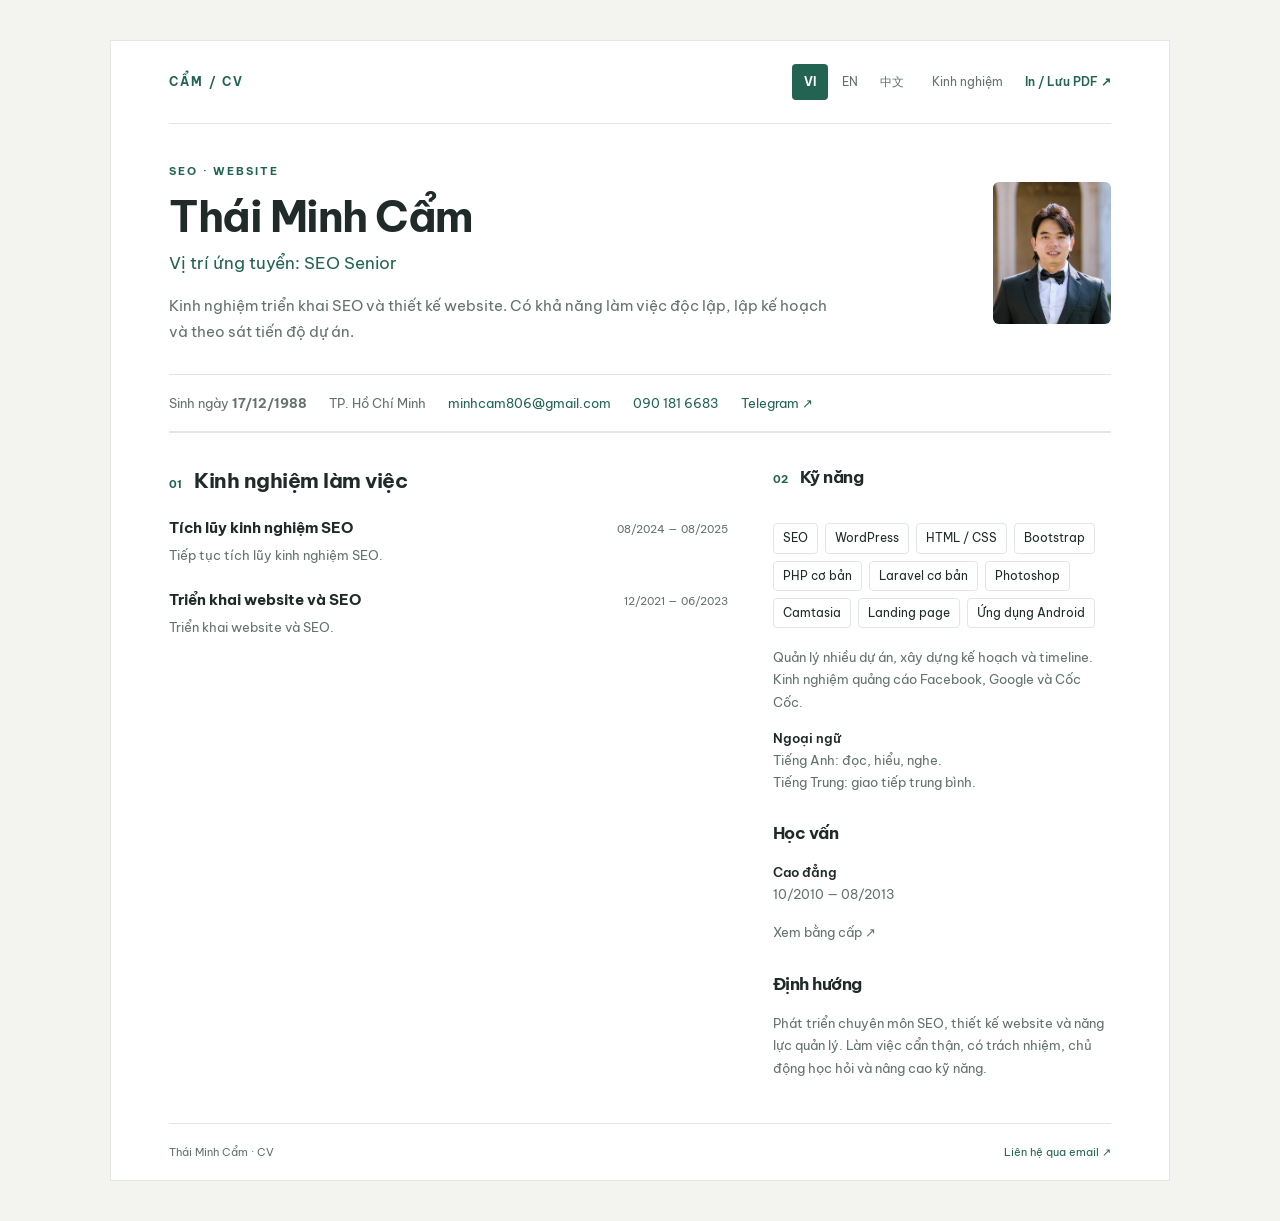
<file: index.html>
<!doctype html>
<html lang="vi">
  <head>
    <meta charset="utf-8" />
    <meta name="viewport" content="width=device-width, initial-scale=1" />
    <meta
      name="description"
      content="CV Thái Minh Cẩm — SEO và thiết kế website. Kinh nghiệm và thông tin liên hệ."
    />
    <meta name="theme-color" content="#226451" />
    <title>Thái Minh Cẩm — CV</title>
    <link rel="alternate" hreflang="vi" href="index.html" />
    <link rel="alternate" hreflang="en" href="en.html" />
    <link rel="alternate" hreflang="zh-CN" href="zh.html" />
    <link rel="preconnect" href="https://fonts.googleapis.com" />
    <link rel="preconnect" href="https://fonts.gstatic.com" crossorigin />
    <link
      href="https://fonts.googleapis.com/css2?family=Be+Vietnam+Pro:ital,wght@0,100;0,200;0,300;0,400;0,500;0,600;0,700;0,800;0,900;1,100;1,200;1,300;1,400;1,500;1,600;1,700;1,800;1,900&amp;display=swap"
      rel="stylesheet"
    />
    <link rel="stylesheet" href="styles.css" />
  </head>
  <body>
    <main class="sheet">
      <header>
        <div class="topbar">
          <a class="brand" href="#">CẨM / CV</a>
          <nav class="language-switcher" aria-label="Chọn ngôn ngữ">
            <a href="index.html" lang="vi" hreflang="vi" aria-current="page"
              >VI</a
            >
            <a href="en.html" lang="en" hreflang="en">EN</a>
            <a href="zh.html" lang="zh-CN" hreflang="zh-CN">中文</a>
          </nav>
          <nav aria-label="Điều hướng CV">
            <a href="#kinh-nghiem">Kinh nghiệm</a>
            <button class="print" type="button" onclick="window.print()">
              In / Lưu PDF ↗
            </button>
          </nav>
        </div>
        <div class="hero">
          <div>
            <p class="eyebrow">SEO · Website</p>
            <h1>Thái Minh Cẩm</h1>
            <p class="role">Vị trí ứng tuyển: SEO Senior</p>
            <p class="intro">
              Kinh nghiệm triển khai SEO và thiết kế website. Có khả năng làm việc độc lập, lập kế hoạch và theo sát tiến độ dự án.
            </p>
          </div>
          <img
            class="portrait"
            src="images/photo_2024-06-10_02-25-06.jpg"
            alt="Ảnh chân dung Thái Minh Cẩm"
            width="118"
            height="142"
          />
        </div>
        <div class="contacts" aria-label="Thông tin cá nhân và liên hệ">
          <span>Sinh ngày <strong>17/12/1988</strong></span>
          <span>TP. Hồ Chí Minh</span>
          <a href="mailto:minhcam806@gmail.com">minhcam806@gmail.com</a>
          <a href="tel:+84901816683">090 181 6683</a>
          <a
            href="https://t.me/caamrdev"
            target="_blank"
            rel="noopener noreferrer"
            >Telegram ↗</a
          >
        </div>
      </header>
      <div class="lower">
        <section id="kinh-nghiem" aria-labelledby="experience-title">
          <div class="section-head">
            <span class="number">01</span>
            <h2 id="experience-title">Kinh nghiệm làm việc</h2>
          </div>
          <article class="job">
            <div class="job-head">
              <h3>Tích lũy kinh nghiệm SEO</h3>
              <span class="date">08/2024 — 08/2025</span>
            </div>
            <p>Tiếp tục tích lũy kinh nghiệm SEO.</p>
          </article>
          <article class="job">
            <div class="job-head">
              <h3>Triển khai website và SEO</h3>
              <span class="date">12/2021 — 06/2023</span>
            </div>
            <p>Triển khai website và SEO.</p>
          </article>
        </section>
        <section aria-label="Kỹ năng và học vấn">
          <div class="aside-section">
            <div class="section-head">
              <span class="number">02</span>
              <h2>Kỹ năng</h2>
            </div>
            <ul class="skills">
              <li>SEO</li>
              <li>WordPress</li>
              <li>HTML / CSS</li>
              <li>Bootstrap</li>
              <li>PHP cơ bản</li>
              <li>Laravel cơ bản</li>
              <li>Photoshop</li>
              <li>Camtasia</li>
              <li>Landing page</li>
              <li>Ứng dụng Android</li>
            </ul>
            <p class="detail">
              Quản lý nhiều dự án, xây dựng kế hoạch và timeline. Kinh nghiệm
              quảng cáo Facebook, Google và Cốc Cốc.
            </p>
            <p class="detail">
              <strong>Ngoại ngữ</strong><br />Tiếng Anh: đọc, hiểu, nghe.<br />Tiếng
              Trung: giao tiếp trung bình.
            </p>
          </div>
          <div class="aside-section">
            <h2>Học vấn</h2>
            <p class="detail">
              <strong>Cao đẳng</strong><br />10/2010 — 08/2013
            </p>
            <a
              class="detail"
              href="https://drive.google.com/drive/folders/1lrgBvnqlbspQ6UTMi3qUAtZcQ_htm3BF"
              target="_blank"
              rel="noopener noreferrer"
              >Xem bằng cấp ↗</a
            >
          </div>
          <div class="aside-section">
            <h2>Định hướng</h2>
            <p class="detail">
              Phát triển chuyên môn SEO, thiết kế website và năng lực quản lý.
              Làm việc cẩn thận, có trách nhiệm, chủ động học hỏi và nâng cao kỹ
              năng.
            </p>
          </div>
        </section>
      </div>
      <footer>
        <span>Thái Minh Cẩm · CV</span
        ><a href="mailto:minhcam806@gmail.com">Liên hệ qua email ↗</a>
      </footer>
    </main>
  </body>
</html>
</file>
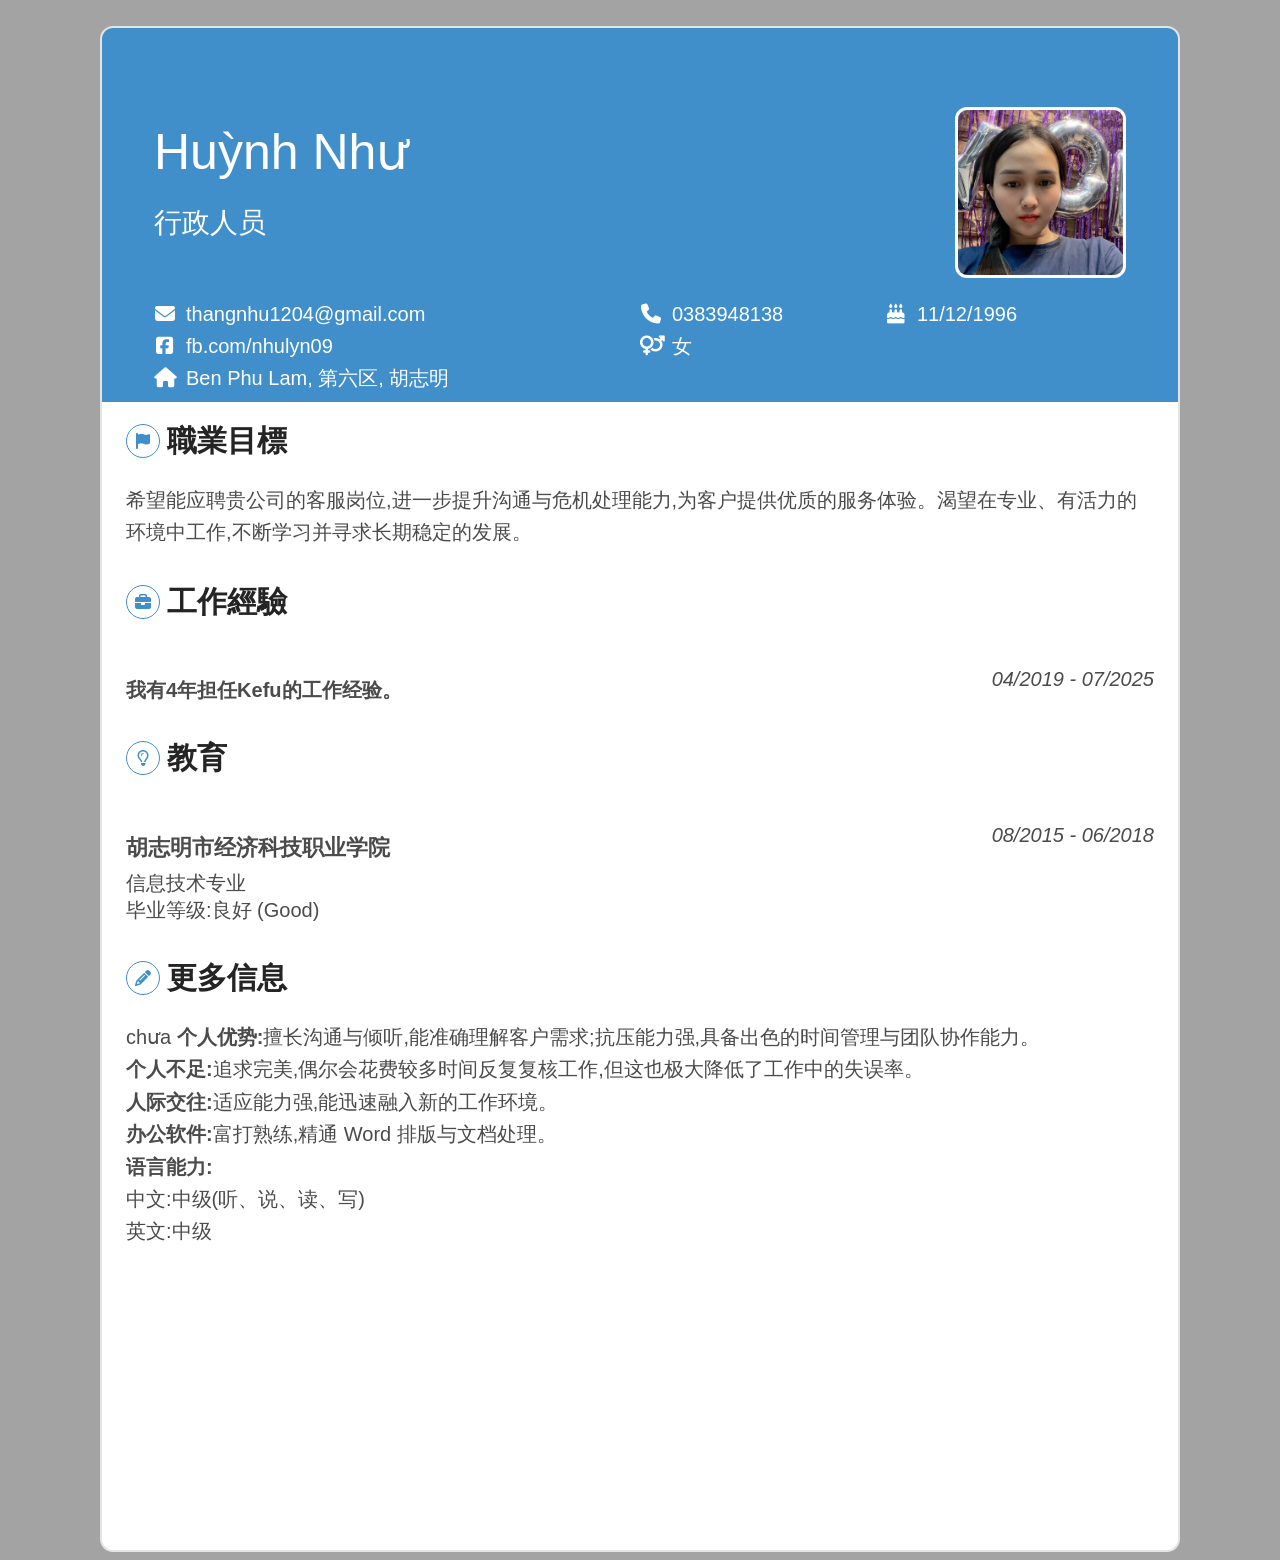
<file: cv-huynh-nhu.html>
<!doctype html>
<html lang="zh-Hans">
  <head>
    <meta charset="utf-8" />
    <meta name="viewport" content="width=device-width, initial-scale=1" />
    <meta name="description" content="Huỳnh Như — 行政人员个人简历" />
    <title>CV Huỳnh Như</title>
    <link rel="stylesheet" href="fonts/fontawesome/css/all.css" />
    <style>
      * {
        box-sizing: border-box;
      }
      body {
        margin: 0;
        padding: 26px 6px 8px;
        background: #a3a3a3;
        color: #4b4b4b;
        font-family:
          "Arial Narrow", Arial, "Microsoft YaHei", "PingFang SC", sans-serif;
      }
      .resume {
        max-width: 1080px;
        min-height: 1526px;
        margin: auto;
        overflow: hidden;
        border: 2px solid #e4e4e4;
        border-radius: 13px;
        background: white;
        display: flex;
        flex-direction: column;
      }
      .hero {
        background: #408fca;
        color: white;
        padding: 79px 52px 10px;
      }
      .identity {
        display: flex;
        justify-content: space-between;
        align-items: flex-start;
        min-height: 194px;
      }
      h1 {
        font-size: 50px;
        font-weight: 400;
        margin: 17px 0 19px;
        line-height: 1.15;
      }
      .role {
        margin: 0;
        font-size: 28px;
      }
      .portrait {
        width: 171px;
        height: 171px;
        border: 3px solid white;
        border-radius: 12px;
        overflow: hidden;
        display: block;
        background: #e7f0f7;
        color: #408fca;
        text-align: center;
        flex-shrink: 0;
      }
      .portrait i {
        display: block;
        font-size: 66px;
        margin-bottom: 8px;
      }
      .portrait span {
        font-size: 13px;
      }
      .portrait img {
        display: block;
        width: 100%;
        height: 100%;
        object-fit: cover;
        object-position: 50% 52%;
      }
      .contacts {
        display: grid;
        grid-template-columns: 1.9fr 0.9fr 1fr;
        gap: 5px 28px;
        margin: 0;
        padding: 0;
        list-style: none;
        font-size: 20px;
        line-height: 1.35;
      }
      .contacts li {
        display: flex;
        align-items: baseline;
        gap: 10px;
      }
      .contacts i {
        width: 22px;
        text-align: center;
        flex-shrink: 0;
      }
      .contacts a {
        color: inherit;
        text-decoration: none;
      }
      .email {
        grid-area: 1 / 1;
      }
      .phone {
        grid-area: 1 / 2;
      }
      .birthday {
        grid-area: 1 / 3;
      }
      .facebook {
        grid-area: 2 / 1;
      }
      .gender {
        grid-area: 2 / 2;
      }
      .address {
        grid-area: 3 / 1 / 4 / 4;
      }
      main {
        padding: 19px 24px 0;
      }
      section {
        margin-bottom: 34px;
      }
      h2 {
        display: flex;
        align-items: center;
        gap: 7px;
        color: #242424;
        font-size: 30px;
        margin: 0 0 24px;
        line-height: 1.3;
      }
      .section-icon {
        width: 34px;
        height: 34px;
        border: 1px solid #408fca;
        color: #408fca;
        border-radius: 50%;
        display: inline-flex;
        justify-content: center;
        align-items: center;
        font-size: 16px;
        flex-shrink: 0;
      }
      p {
        font-size: 20px;
        line-height: 1.6;
        margin: 0;
      }
      .entry {
        position: relative;
        padding-top: 32px;
      }
      .entry h3 {
        margin: 0 0 7px;
        font-size: 22px;
        padding-right: 210px;
      }
      .entry p {
        line-height: 1.35;
      }
      .date {
        position: absolute;
        top: 23px;
        right: 0;
        font-size: 20px;
        font-style: italic;
      }
      .details {
        margin-top: 24px;
      }
      .details p {
        line-height: 1.62;
      }
      footer {
        margin-top: auto;
        padding: 20px 12px 18px;
        text-align: right;
        color: #242424;
        font-size: 18px;
      }
      @media (max-width: 650px) {
        body {
          padding: 8px;
        }
        .resume {
          min-height: 100vh;
        }
        .hero {
          padding: 28px 22px 20px;
        }
        .identity {
          min-height: 155px;
          gap: 15px;
        }
        h1 {
          font-size: 34px;
          margin-top: 10px;
        }
        .role {
          font-size: 23px;
        }
        .portrait {
          width: 108px;
          height: 108px;
        }
        .portrait i {
          font-size: 40px;
        }
        .contacts {
          display: flex;
          flex-direction: column;
          font-size: 16px;
          gap: 8px;
          overflow-wrap: anywhere;
        }
        main {
          padding: 22px 18px;
        }
        h2 {
          font-size: 25px;
          margin-bottom: 18px;
        }
        p {
          font-size: 17px;
        }
        .entry {
          padding-top: 10px;
        }
        .entry h3 {
          padding: 0;
          font-size: 20px;
        }
        .date {
          position: static;
          display: block;
          margin-bottom: 10px;
          font-size: 16px;
        }
      }
      @page {
        size: A4;
        margin: 0;
      }
      @media print {
        body {
          padding: 0;
          background: white;
          print-color-adjust: exact;
          -webkit-print-color-adjust: exact;
        }
        .resume {
          width: 210mm;
          min-height: 297mm;
          border: 0;
          border-radius: 0;
        }
        .hero {
          padding: 14mm 10mm 3mm;
        }
        .identity {
          min-height: 38mm;
        }
        h1 {
          font-size: 34px;
          margin-top: 10px;
        }
        .role {
          font-size: 21px;
        }
        .portrait {
          width: 32mm;
          height: 32mm;
        }
        .portrait i {
          font-size: 45px;
        }
        .contacts {
          font-size: 14px;
          gap: 4px 16px;
        }
        main {
          padding: 5mm;
        }
        h2 {
          font-size: 23px;
          margin-bottom: 14px;
        }
        p,
        .date {
          font-size: 15px;
        }
        .entry h3 {
          font-size: 17px;
        }
        .entry {
          padding-top: 20px;
        }
        .date {
          top: 16px;
        }
        section {
          margin-bottom: 24px;
          break-inside: avoid;
        }
        footer {
          font-size: 13px;
        }
      }
    </style>
  </head>
  <body>
    <article class="resume">
      <header class="hero">
        <div class="identity">
          <div>
            <h1>Huỳnh Như</h1>
            <p class="role">行政人员</p>
          </div>
          <div class="portrait">
            <img src="images/huynh-nhu.jpg" alt="Ảnh chân dung Huỳnh Như" />
          </div>
        </div>
        <ul class="contacts">
          <li class="email">
            <i class="fa-solid fa-envelope" aria-hidden="true"></i
            ><a href="mailto:thangnhu1204@gmail.com">thangnhu1204@gmail.com</a>
          </li>
          <li class="phone">
            <i class="fa-solid fa-phone" aria-hidden="true"></i
            ><a href="tel:0383948138">0383948138</a>
          </li>
          <li class="birthday">
            <i class="fa-solid fa-cake-candles" aria-hidden="true"></i
            ><span>11/12/1996</span>
          </li>
          <li class="facebook">
            <i class="fa-brands fa-facebook-square" aria-hidden="true"></i
            ><a href="https://www.facebook.com/nhulyn09">fb.com/nhulyn09</a>
          </li>
          <li class="gender">
            <i class="fa-solid fa-venus-mars" aria-hidden="true"></i
            ><span>女</span>
          </li>
          <li class="address">
            <i class="fa-solid fa-house" aria-hidden="true"></i
            ><span>Ben Phu Lam, 第六区, 胡志明</span>
          </li>
        </ul>
      </header>
      <main>
        <section>
          <h2>
            <span class="section-icon"
              ><i class="fa-solid fa-flag" aria-hidden="true"></i></span
            >職業目標
          </h2>
          <p>
            希望能应聘贵公司的客服岗位,进一步提升沟通与危机处理能力,为客户提供优质的服务体验。渴望在专业、有活力的环境中工作,不断学习并寻求长期稳定的发展。
          </p>
        </section>
        <section>
          <h2>
            <span class="section-icon"
              ><i class="fa-solid fa-briefcase" aria-hidden="true"></i></span
            >工作經驗
          </h2>
          <div class="entry">
            <span class="date">04/2019 - 07/2025</span>
            <p><strong>我有4年担任Kefu的工作经验。</strong></p>
          </div>
        </section>
        <section>
          <h2>
            <span class="section-icon"
              ><i class="fa-regular fa-lightbulb" aria-hidden="true"></i></span
            >教育
          </h2>
          <div class="entry">
            <span class="date">08/2015 - 06/2018</span>
            <h3>胡志明市经济科技职业学院</h3>
            <p>信息技术专业</p>
            <p>毕业等级:良好 (Good)</p>
          </div>
        </section>
        <section>
          <h2>
            <span class="section-icon"
              ><i class="fa-solid fa-pencil" aria-hidden="true"></i></span
            >更多信息
          </h2>
          <div class="details">
            <p>
              chưa
              <strong>个人优势:</strong
              >擅长沟通与倾听,能准确理解客户需求;抗压能力强,具备出色的时间管理与团队协作能力。
            </p>
            <p>
              <strong>个人不足:</strong
              >追求完美,偶尔会花费较多时间反复复核工作,但这也极大降低了工作中的失误率。
            </p>
            <p><strong>人际交往:</strong>适应能力强,能迅速融入新的工作环境。</p>
            <p><strong>办公软件:</strong>富打熟练,精通 Word 排版与文档处理。</p>
            <p><strong>语言能力:</strong></p>
            <p>中文:中级(听、说、读、写)</p>
            <p>英文:中级</p>
          </div>
        </section>
      </main>
    </article>
  </body>
</html>
</file>
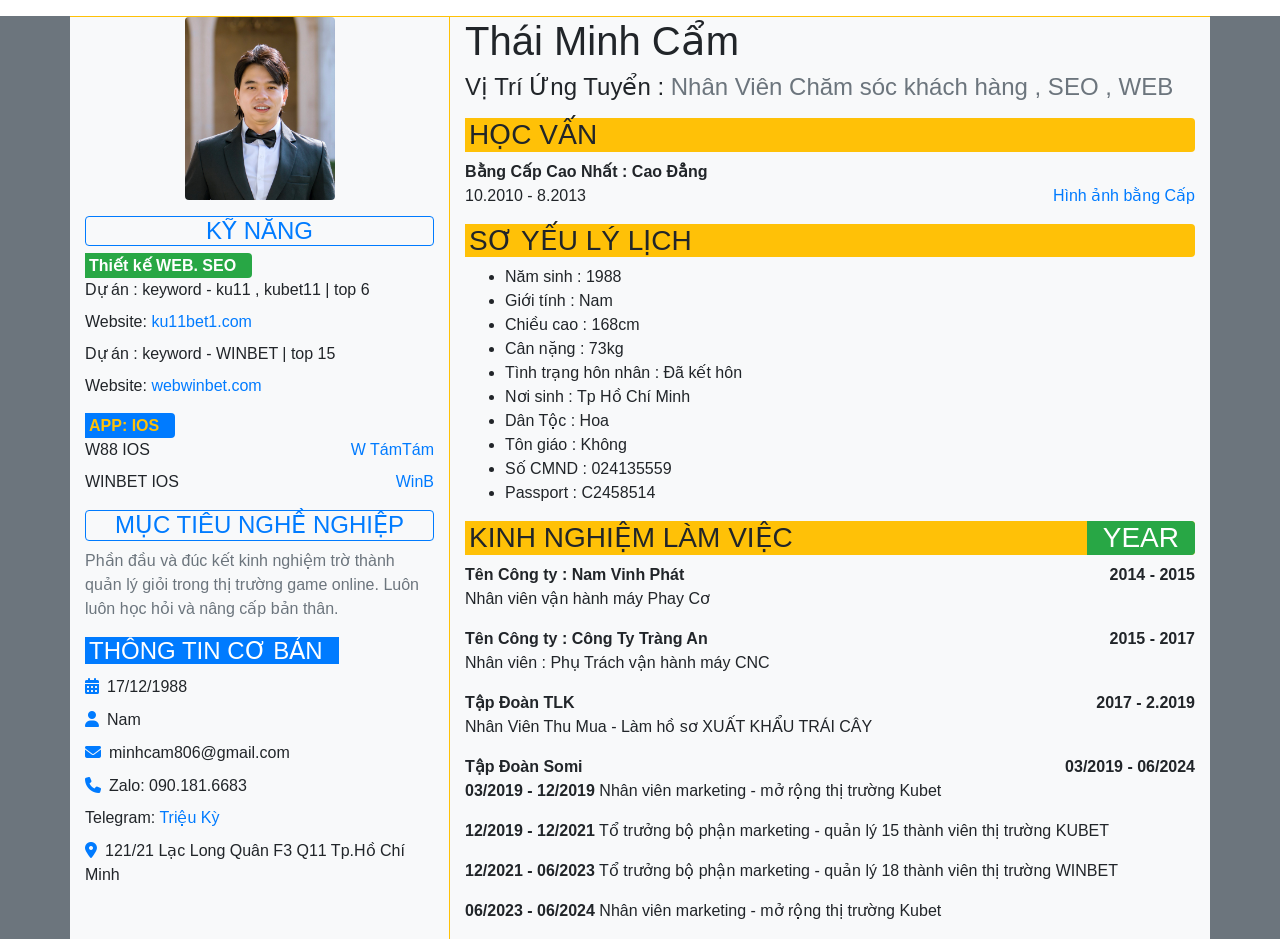
<file: cvxin-viec.html>
<!doctype html>
<html lang="en">

<head>
    <!-- Required meta tags -->
    <meta charset="utf-8">
    <meta name="viewport" content="width=device-width, initial-scale=1, shrink-to-fit=no">

    <!-- Bootstrap CSS -->
    <link rel="stylesheet" href="https://cdn.jsdelivr.net/npm/bootstrap@4.6.2/dist/css/bootstrap.min.css"
        integrity="sha384-xOolHFLEh07PJGoPkLv1IbcEPTNtaed2xpHsD9ESMhqIYd0nLMwNLD69Npy4HI+N" crossorigin="anonymous">
    <link rel="stylesheet" href="fonts/fontawesome/css/all.css">

    <title>CV Xin Việc</title>
</head>

<body>
    <style>
        .author img {
            width: 150px;
        }

        h4.ttcb {
            border-left: 3px solid #ffc107;
        }

        #birthday::before {
            font-family: "Font Awesome 5 Free";
            font-weight: 900;
            content: "\f073";
            color: #007bff;
        }

        #sex::before {
            font-family: "Font Awesome 5 Free";
            font-weight: 900;
            content: "\f007";
            color: #007bff;
        }

        #phone::before {
            font-family: "Font Awesome 5 Free";
            font-weight: 900;
            content: "\f095";
            color: #007bff;
        }

        #mail::before {
            font-family: "Font Awesome 5 Free";
            font-weight: 900;
            content: "\f0e0";
            color: #007bff;
        }

        #location::before {
            font-family: "Font Awesome 5 Free";
            font-weight: 900;
            content: "\f3c5";
            color: #007bff;
        }

        #telegram::before {
            font-family: "Font Awesome 5 Free";
            font-weight: 900;
            content: "\f395";
            color: #007bff;
        }
    </style>
    <div id="wp-content" class="bg-secondary">
        <div class="container mt-3 bg-light border-top border-warning">
            <div class="row">
                <div class="col-md-4 border-right border-warning" id="sidebar">
                    <div class="author text-center">
                        <img class="rounded mb-3 img-fluid" src="images/photo_2024-06-10_02-25-06.jpg" alt="">
                    </div>
                    <h4 class="text-center border border-primary rounded text-primary text-uppercase">Kỹ Năng</h4>
                    <dl>
                        <dt class="bg-success pl-1 pr-3 d-inline text-white py-1 rounded-right"> Thiết kế WEB. SEO</dt>
                        <dd> Dự án : keyword - ku11 , kubet11 | top 6</dd>
                        <dd> Website: <a href="https://ku11bet1.com">ku11bet1.com</a></dd>

                        <dd> Dự án : keyword - WINBET | top 15</dd>
                        <dd> Website: <a href="https://webwinbet.com">webwinbet.com</a></dd>
                    </dl>

                    <dl>
                        <dt class="bg-primary pl-1 pr-3 py-1 d-inline text-warning rounded-right"> APP: IOS </dt>
                        <dd> W88 IOS
                            <span class="float-right"> <a
                                    href="https://apps.apple.com/vn/app/w-t%C3%A1mt%C3%A1m/id6448176422?l=vi">W
                                    TámTám</a></span>
                        </dd>
                        <dd> WINBET IOS
                            <span class="float-right"> <a
                                    href="https://apps.apple.com/vn/app/winb/id6448887584?l=vi">WinB</a></span>
                        </dd>
                    </dl>

                    <h4 class="text-center border border-primary rounded text-primary text-uppercase">Mục Tiêu Nghề
                        Nghiệp</h4>
                    <p class="text-muted">Phần đầu và đúc kết kinh nghiệm trờ thành quản lý giỏi trong thị trường game
                        online. Luôn luôn
                        học hỏi và nâng cấp bản thân.</p>
                    <h4 class="bg-primary text-white text-uppercase d-inline pl-1 pr-3 ">Thông tin
                        cơ bản </h4>
                    <div id="birthday" class="mt-2"><span class="pl-2">17/12/1988</span></div>
                    <div id="sex" class="mt-2"><span class="pl-2">Nam</span></div>
                    <div id="mail" class="mt-2"><span class="pl-2">minhcam806@gmail.com</span></div>
                    <div id="phone" class="mt-2"><span class="pl-2">Zalo: 090.181.6683 </span></div>

                    <div class="mt-2"><span class="pl">Telegram: <a href="https://t.me/trieuky1984"> Triệu
                                Kỳ</a></span></div>
                    <div id="location" class="mt-2"><span class="pl-2">121/21 Lạc Long Quân F3 Q11 Tp.Hồ Chí Minh</span>
                    </div>

                </div>

                <div class="col-md-8" id="content">
                    <div id="post-title" class="mb-3">
                        <h1> Thái Minh Cẩm</h1>
                        <span class="border-warning h4"> Vị Trí Ứng Tuyển : <span class="text-muted"> Nhân Viên Chăm sóc
                                khách hàng
                                , SEO , WEB</span></span>
                    </div>
                    <h3 class="bg-warning rounded-right px-1 text-uppercase">Học Vấn</h3>
                    <strong>Bằng Cấp Cao Nhất : Cao Đẳng </strong>
                    <p>10.2010 - 8.2013 <a
                            href="https://drive.google.com/drive/folders/1lrgBvnqlbspQ6UTMi3qUAtZcQ_htm3BF"><span
                                class="float-right">Hình ảnh bằng Cấp</span></a> </p>
                    <h3 class="bg-warning rounded-right px-1 text-uppercase">Sơ Yếu Lý Lịch</h3>
                    <ul class="mb-3">
                        <li>Năm sinh : 1988</li>
                        <li>Giới tính : Nam</li>
                        <li>Chiều cao : 168cm</li>
                        <li>Cân nặng : 73kg</li>
                        <li>Tình trạng hôn nhân : Đã kết hôn</li>
                        <li>Nơi sinh : Tp Hồ Chí Minh</li>
                        <li>Dân Tộc : Hoa</li>
                        <li>Tôn giáo : Không</li>
                        <li>Số CMND : 024135559</li>
                        <li>Passport : C2458514</li>
                    </ul>
                    <div class="skill">
                        <h3 class="bg-warning text-uppercase pl-1 rounded-right">Kinh Nghiệm Làm Việc
                            <span class="float-right bg-success px-3 text-white rounded-right">Year</span>
                        </h3>

                    </div>

                    <div class="work-experience ">
                        <strong>Tên Công ty : Nam Vinh Phát</strong>
                        <strong class="float-right">2014 - 2015</strong>
                    </div>

                    <p>Nhân viên vận hành máy Phay Cơ</p>
                    <strong>Tên Công ty : Công Ty Tràng An </strong>
                    <strong class="float-right">2015 - 2017</strong>
                    <p>Nhân viên : Phụ Trách vận hành máy CNC</p>
                    <strong>Tập Đoàn TLK</strong>
                    <strong class="float-right">2017 - 2.2019</strong>
                    <p>Nhân Viên Thu Mua - Làm hồ sơ XUẤT KHẨU TRÁI CÂY</p>
                    <strong>Tập Đoàn Somi</strong>
                    <strong class="float-right">03/2019 - 06/2024</strong>
                    <div class="">
                        <p><strong>03/2019 - 12/2019</strong> Nhân viên marketing - mở rộng thị trường Kubet </p>
                        <p><strong>12/2019 - 12/2021</strong> Tổ trưởng bộ phận marketing - quản lý 15 thành viên
                            thị
                            trường KUBET</p>
                        <p><strong>12/2021 - 06/2023</strong> Tổ trưởng bộ phận marketing - quản lý 18 thành viên
                            thị
                            trường WINBET</p>
                        <p><strong>06/2023 - 06/2024</strong> Nhân viên marketing - mở rộng thị trường Kubet </p>
                    </div>

                    </p>


                </div>

            </div>
        </div>
    </div>

    <!-- Option 1: jQuery and Bootstrap Bundle (includes Popper) -->
    <script src="https://cdn.jsdelivr.net/npm/jquery@3.5.1/dist/jquery.slim.min.js"
        integrity="sha384-DfXdz2htPH0lsSSs5nCTpuj/zy4C+OGpamoFVy38MVBnE+IbbVYUew+OrCXaRkfj"
        crossorigin="anonymous"></script>
    <script src="https://cdn.jsdelivr.net/npm/bootstrap@4.6.2/dist/js/bootstrap.bundle.min.js"
        integrity="sha384-Fy6S3B9q64WdZWQUiU+q4/2Lc9npb8tCaSX9FK7E8HnRr0Jz8D6OP9dO5Vg3Q9ct"
        crossorigin="anonymous"></script>


</body>

</html>
</file>
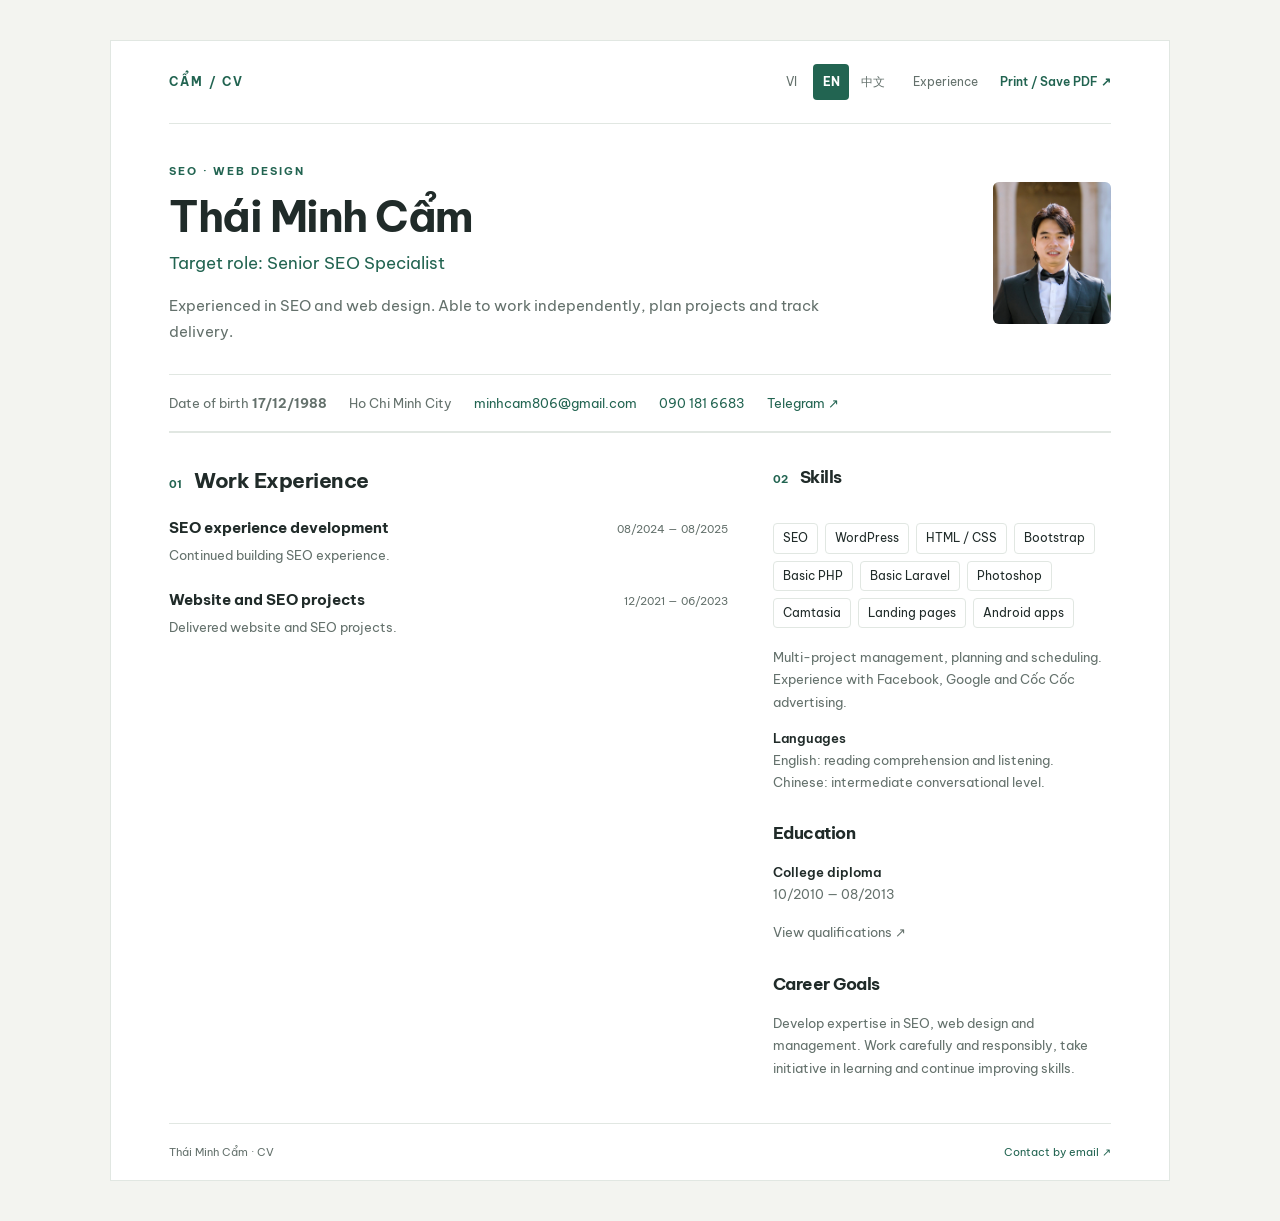
<file: en.html>
<!doctype html>
<html lang="en">
  <head>
    <meta charset="utf-8" />
    <meta name="viewport" content="width=device-width, initial-scale=1" />
    <meta
      name="description"
      content="Thái Minh Cẩm — SEO and web design. Experience and contact information."
    />
    <meta name="theme-color" content="#226451" />
    <title>Thái Minh Cẩm — CV</title>
    <link rel="alternate" hreflang="vi" href="index.html" />
    <link rel="alternate" hreflang="en" href="en.html" />
    <link rel="alternate" hreflang="zh-CN" href="zh.html" />
    <link rel="preconnect" href="https://fonts.googleapis.com" />
    <link rel="preconnect" href="https://fonts.gstatic.com" crossorigin />
    <link
      href="https://fonts.googleapis.com/css2?family=Be+Vietnam+Pro:ital,wght@0,100;0,200;0,300;0,400;0,500;0,600;0,700;0,800;0,900;1,100;1,200;1,300;1,400;1,500;1,600;1,700;1,800;1,900&amp;display=swap"
      rel="stylesheet"
    />
    <link rel="stylesheet" href="styles.css" />
  </head>
  <body>
    <main class="sheet">
      <header>
        <div class="topbar">
          <a class="brand" href="#">CẨM / CV</a>
          <nav class="language-switcher" aria-label="Choose language">
            <a href="index.html" lang="vi" hreflang="vi">VI</a>
            <a href="en.html" lang="en" hreflang="en" aria-current="page">EN</a>
            <a href="zh.html" lang="zh-CN" hreflang="zh-CN">中文</a>
          </nav>
          <nav aria-label="CV navigation">
            <a href="#kinh-nghiem">Experience</a>
            <button class="print" type="button" onclick="window.print()">
              Print / Save PDF ↗
            </button>
          </nav>
        </div>
        <div class="hero">
          <div>
            <p class="eyebrow">SEO · Web Design</p>
            <h1>Thái Minh Cẩm</h1>
            <p class="role">Target role: Senior SEO Specialist</p>
            <p class="intro">
              Experienced in SEO and web design. Able to work independently, plan projects and track delivery.
            </p>
          </div>
          <img
            class="portrait"
            src="images/photo_2024-06-10_02-25-06.jpg"
            alt="Portrait of Thái Minh Cẩm"
            width="118"
            height="142"
          />
        </div>
        <div class="contacts" aria-label="Personal and contact information">
          <span>Date of birth <strong>17/12/1988</strong></span>
          <span>Ho Chi Minh City</span>
          <a href="mailto:minhcam806@gmail.com">minhcam806@gmail.com</a>
          <a href="tel:+84901816683">090 181 6683</a>
          <a
            href="https://t.me/caamrdev"
            target="_blank"
            rel="noopener noreferrer"
            >Telegram ↗</a
          >
        </div>
      </header>
      <div class="lower">
        <section id="kinh-nghiem" aria-labelledby="experience-title">
          <div class="section-head">
            <span class="number">01</span>
            <h2 id="experience-title">Work Experience</h2>
          </div>
          <article class="job">
            <div class="job-head">
              <h3>SEO experience development</h3>
              <span class="date">08/2024 — 08/2025</span>
            </div>
            <p>Continued building SEO experience.</p>
          </article>
          <article class="job">
            <div class="job-head">
              <h3>Website and SEO projects</h3>
              <span class="date">12/2021 — 06/2023</span>
            </div>
            <p>Delivered website and SEO projects.</p>
          </article>
        </section>
        <section aria-label="Skills and education">
          <div class="aside-section">
            <div class="section-head">
              <span class="number">02</span>
              <h2>Skills</h2>
            </div>
            <ul class="skills">
              <li>SEO</li>
              <li>WordPress</li>
              <li>HTML / CSS</li>
              <li>Bootstrap</li>
              <li>Basic PHP</li>
              <li>Basic Laravel</li>
              <li>Photoshop</li>
              <li>Camtasia</li>
              <li>Landing pages</li>
              <li>Android apps</li>
            </ul>
            <p class="detail">
              Multi-project management, planning and scheduling. Experience with
              Facebook, Google and Cốc Cốc advertising.
            </p>
            <p class="detail">
              <strong>Languages</strong><br />English: reading comprehension and
              listening.<br />Chinese: intermediate conversational level.
            </p>
          </div>
          <div class="aside-section">
            <h2>Education</h2>
            <p class="detail">
              <strong>College diploma</strong><br />10/2010 — 08/2013
            </p>
            <a
              class="detail"
              href="https://drive.google.com/drive/folders/1lrgBvnqlbspQ6UTMi3qUAtZcQ_htm3BF"
              target="_blank"
              rel="noopener noreferrer"
              >View qualifications ↗</a
            >
          </div>
          <div class="aside-section">
            <h2>Career Goals</h2>
            <p class="detail">
              Develop expertise in SEO, web design and management. Work
              carefully and responsibly, take initiative in learning and
              continue improving skills.
            </p>
          </div>
        </section>
      </div>
      <footer>
        <span>Thái Minh Cẩm · CV</span
        ><a href="mailto:minhcam806@gmail.com">Contact by email ↗</a>
      </footer>
    </main>
  </body>
</html>
</file>
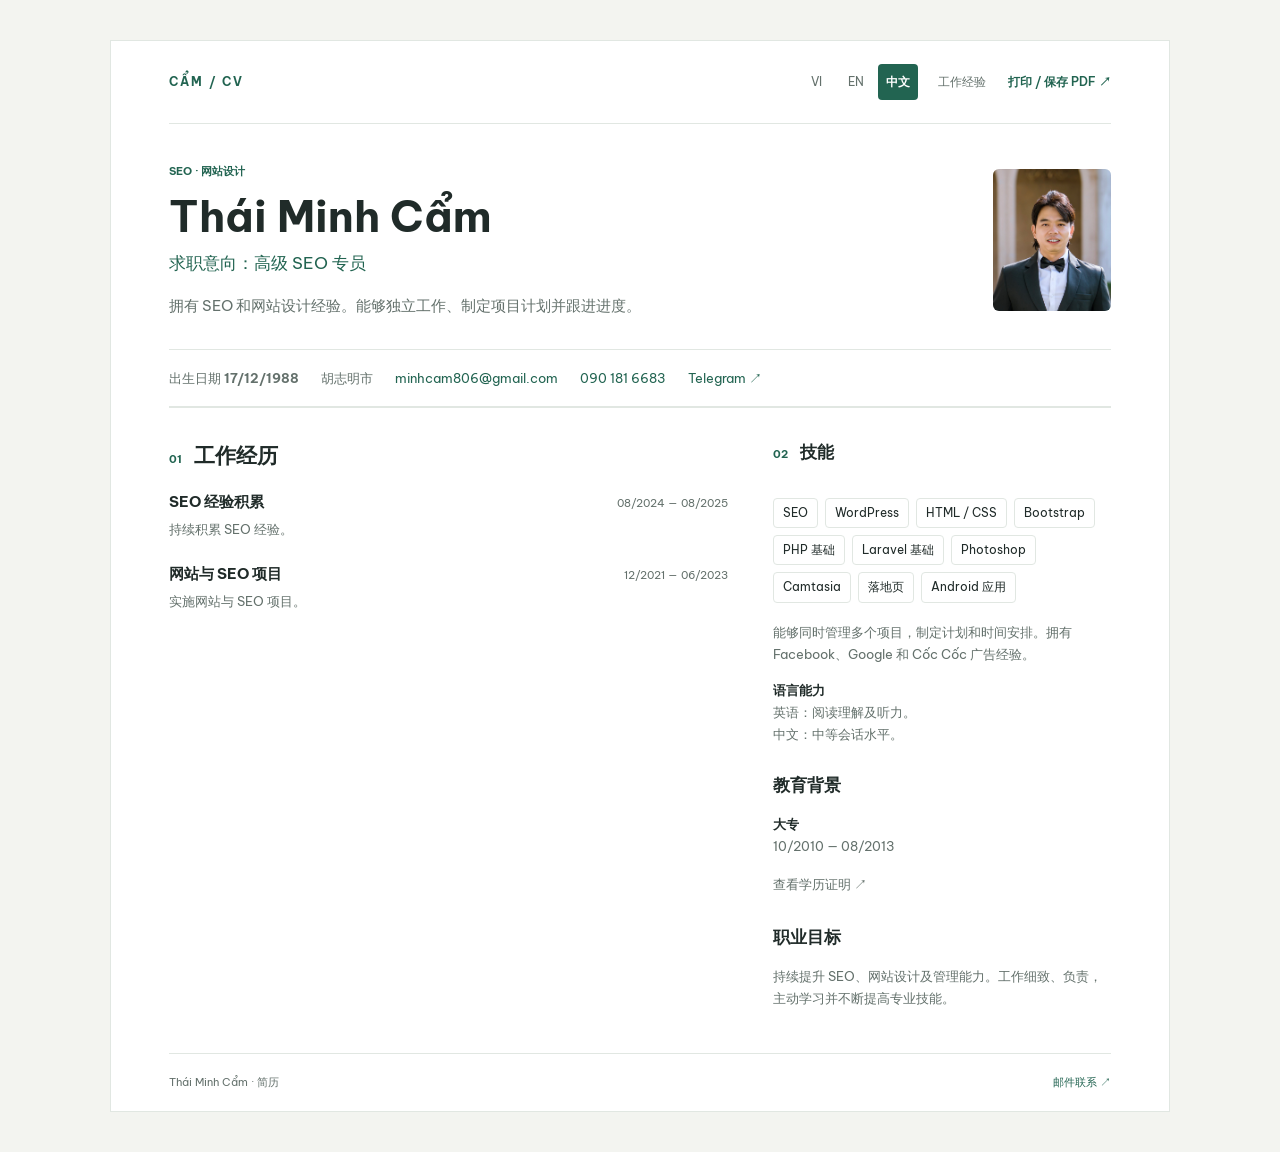
<file: zh.html>
<!doctype html>
<html lang="zh-CN">
  <head>
    <meta charset="utf-8" />
    <meta name="viewport" content="width=device-width, initial-scale=1" />
    <meta
      name="description"
      content="Thái Minh Cẩm 个人简历 — 搜索引擎优化与网站设计。工作经验及联系方式。"
    />
    <meta name="theme-color" content="#226451" />
    <title>Thái Minh Cẩm — 简历</title>
    <link rel="alternate" hreflang="vi" href="index.html" />
    <link rel="alternate" hreflang="en" href="en.html" />
    <link rel="alternate" hreflang="zh-CN" href="zh.html" />
    <link rel="preconnect" href="https://fonts.googleapis.com" />
    <link rel="preconnect" href="https://fonts.gstatic.com" crossorigin />
    <link
      href="https://fonts.googleapis.com/css2?family=Be+Vietnam+Pro:ital,wght@0,100;0,200;0,300;0,400;0,500;0,600;0,700;0,800;0,900;1,100;1,200;1,300;1,400;1,500;1,600;1,700;1,800;1,900&amp;display=swap"
      rel="stylesheet"
    />
    <link rel="stylesheet" href="styles.css" />
  </head>
  <body>
    <main class="sheet">
      <header>
        <div class="topbar">
          <a class="brand" href="#">CẨM / CV</a>
          <nav class="language-switcher" aria-label="选择语言">
            <a href="index.html" lang="vi" hreflang="vi">VI</a>
            <a href="en.html" lang="en" hreflang="en">EN</a>
            <a href="zh.html" lang="zh-CN" hreflang="zh-CN" aria-current="page"
              >中文</a
            >
          </nav>
          <nav aria-label="简历导航">
            <a href="#kinh-nghiem">工作经验</a>
            <button class="print" type="button" onclick="window.print()">
              打印 / 保存 PDF ↗
            </button>
          </nav>
        </div>
        <div class="hero">
          <div>
            <p class="eyebrow">SEO · 网站设计</p>
            <h1>Thái Minh Cẩm</h1>
            <p class="role">求职意向：高级 SEO 专员</p>
            <p class="intro">
              拥有 SEO 和网站设计经验。能够独立工作、制定项目计划并跟进进度。
            </p>
          </div>
          <img
            class="portrait"
            src="images/photo_2024-06-10_02-25-06.jpg"
            alt="Thái Minh Cẩm 的个人照片"
            width="118"
            height="142"
          />
        </div>
        <div class="contacts" aria-label="个人信息与联系方式">
          <span>出生日期 <strong>17/12/1988</strong></span>
          <span>胡志明市</span>
          <a href="mailto:minhcam806@gmail.com">minhcam806@gmail.com</a>
          <a href="tel:+84901816683">090 181 6683</a>
          <a
            href="https://t.me/caamrdev"
            target="_blank"
            rel="noopener noreferrer"
            >Telegram ↗</a
          >
        </div>
      </header>
      <div class="lower">
        <section id="kinh-nghiem" aria-labelledby="experience-title">
          <div class="section-head">
            <span class="number">01</span>
            <h2 id="experience-title">工作经历</h2>
          </div>
          <article class="job">
            <div class="job-head">
              <h3>SEO 经验积累</h3>
              <span class="date">08/2024 — 08/2025</span>
            </div>
            <p>持续积累 SEO 经验。</p>
          </article>
          <article class="job">
            <div class="job-head">
              <h3>网站与 SEO 项目</h3>
              <span class="date">12/2021 — 06/2023</span>
            </div>
            <p>实施网站与 SEO 项目。</p>
          </article>
        </section>
        <section aria-label="技能与教育背景">
          <div class="aside-section">
            <div class="section-head">
              <span class="number">02</span>
              <h2>技能</h2>
            </div>
            <ul class="skills">
              <li>SEO</li>
              <li>WordPress</li>
              <li>HTML / CSS</li>
              <li>Bootstrap</li>
              <li>PHP 基础</li>
              <li>Laravel 基础</li>
              <li>Photoshop</li>
              <li>Camtasia</li>
              <li>落地页</li>
              <li>Android 应用</li>
            </ul>
            <p class="detail">
              能够同时管理多个项目，制定计划和时间安排。拥有 Facebook、Google 和
              Cốc Cốc 广告经验。
            </p>
            <p class="detail">
              <strong>语言能力</strong
              ><br />英语：阅读理解及听力。<br />中文：中等会话水平。
            </p>
          </div>
          <div class="aside-section">
            <h2>教育背景</h2>
            <p class="detail"><strong>大专</strong><br />10/2010 — 08/2013</p>
            <a
              class="detail"
              href="https://drive.google.com/drive/folders/1lrgBvnqlbspQ6UTMi3qUAtZcQ_htm3BF"
              target="_blank"
              rel="noopener noreferrer"
              >查看学历证明 ↗</a
            >
          </div>
          <div class="aside-section">
            <h2>职业目标</h2>
            <p class="detail">
              持续提升
              SEO、网站设计及管理能力。工作细致、负责，主动学习并不断提高专业技能。
            </p>
          </div>
        </section>
      </div>
      <footer>
        <span>Thái Minh Cẩm · 简历</span
        ><a href="mailto:minhcam806@gmail.com">邮件联系 ↗</a>
      </footer>
    </main>
  </body>
</html>
</file>
<file: styles.css>
:root {
  --ink: #202b29;
  --muted: #64716c;
  --accent: #226451;
  --line: #e1e7e2;
  --soft: #f2f6f3;
}
* {
  box-sizing: border-box;
}
html {
  scroll-behavior: smooth;
}
body {
  margin: 0;
  background: #f3f4f0;
  color: var(--ink);
  font:
    15px/1.7 "Be Vietnam Pro",
    -apple-system,
    BlinkMacSystemFont,
    "Segoe UI",
    Arial,
    sans-serif;
}
a {
  color: var(--accent);
  text-decoration: none;
  text-underline-offset: 4px;
}
a:hover {
  text-decoration: underline;
}
a:focus-visible,
button:focus-visible {
  outline: 3px solid #b67925;
  outline-offset: 5px;
}
button {
  font: inherit;
  cursor: pointer;
}
.sheet {
  max-width: 1060px;
  margin: 40px auto;
  padding: 0 58px;
  background: white;
  border: 1px solid var(--line);
}
.topbar {
  display: flex;
  align-items: center;
  justify-content: space-between;
  gap: 20px;
  padding: 23px 0;
  border-bottom: 1px solid var(--line);
  font-size: 12px;
}
.brand {
  font-weight: 700;
  letter-spacing: 2px;
}
nav {
  display: flex;
  gap: 22px;
  align-items: center;
}
nav a {
  color: var(--muted);
}
.print {
  border: 0;
  padding: 0;
  background: none;
  color: var(--accent);
  font-weight: 600;
}
.hero {
  display: grid;
  grid-template-columns: 1fr 118px;
  gap: 32px;
  align-items: center;
  padding: 38px 0 30px;
}
.eyebrow {
  margin: 0 0 10px;
  font-size: 11px;
  letter-spacing: 2px;
  font-weight: 700;
  color: var(--accent);
  text-transform: uppercase;
}
h1 {
  margin: 0 0 7px;
  font-size: 43px;
  line-height: 1.2;
  letter-spacing: -1.5px;
  font-weight: 650;
}
.role {
  margin: 0;
  font-size: 17px;
  color: var(--accent);
}
.intro {
  max-width: 660px;
  margin: 15px 0 0;
  color: var(--muted);
}
.portrait {
  width: 118px;
  height: 142px;
  object-fit: cover;
  object-position: center 25%;
  border-radius: 6px;
  background: var(--soft);
}
.contacts {
  display: flex;
  flex-wrap: wrap;
  gap: 8px 22px;
  padding: 17px 0;
  border-top: 1px solid var(--line);
  border-bottom: 1px solid var(--line);
  font-size: 13px;
}
.contacts span {
  color: var(--muted);
}
section {
  padding: 30px 0;
  scroll-margin-top: 20px;
}
.section-head {
  display: flex;
  align-items: baseline;
  gap: 12px;
  margin-bottom: 18px;
}
.number {
  font-size: 11px;
  color: var(--accent);
  font-weight: 700;
}
h2 {
  margin: 0;
  font-size: 21px;
  font-weight: 650;
  letter-spacing: -0.5px;
}
.section-note {
  margin: 0 0 18px;
  color: var(--muted);
  font-size: 13px;
}
.featured {
  display: grid;
  grid-template-columns: 1fr 1fr;
  gap: 14px;
  margin-bottom: 23px;
}
.feature {
  display: flex;
  flex-direction: column;
  align-items: flex-start;
  padding: 22px;
  border: 1px solid var(--line);
  border-radius: 7px;
}
.feature.primary {
  background: var(--soft);
  border-color: #d7e4db;
}
.tag {
  font-size: 10px;
  font-weight: 700;
  letter-spacing: 1.5px;
  color: var(--accent);
  text-transform: uppercase;
}
h3 {
  font-size: 17px;
  line-height: 1.45;
  margin: 7px 0;
  font-weight: 650;
}
.feature p {
  font-size: 13px;
  color: var(--muted);
  margin: 0 0 18px;
}
.feature a {
  margin-top: auto;
  font-weight: 600;
  font-size: 13px;
}
.project {
  display: grid;
  grid-template-columns: 1fr 1.65fr auto;
  gap: 20px;
  align-items: baseline;
  border-bottom: 1px solid var(--line);
  padding: 14px 0;
}
.project h3 {
  margin: 0;
  font-size: 14px;
}
.project p {
  margin: 0;
  font-size: 13px;
  color: var(--muted);
}
.project a {
  font-size: 12px;
  white-space: nowrap;
}
.project-group {
  margin: 20px 0 0;
  font-size: 11px;
  font-weight: 700;
  letter-spacing: 1px;
  color: var(--muted);
  text-transform: uppercase;
}
.lower {
  display: grid;
  grid-template-columns: 1.65fr 1fr;
  gap: 45px;
  border-top: 1px solid var(--line);
}
.job {
  margin-bottom: 23px;
}
.job-head {
  display: flex;
  flex-wrap: wrap;
  align-items: baseline;
  justify-content: space-between;
  gap: 5px 12px;
}
.job h3 {
  margin: 0;
  font-size: 15px;
}
.date {
  font-size: 11px;
  color: var(--muted);
  white-space: nowrap;
}
.job p {
  margin: 5px 0;
  color: var(--muted);
  font-size: 13px;
}
.job ul {
  padding-left: 17px;
  margin: 8px 0 0;
  font-size: 13px;
}
.job li {
  margin: 5px 0;
}
.skills {
  display: flex;
  flex-wrap: wrap;
  gap: 7px;
  margin: 0 0 18px;
  padding: 0;
  list-style: none;
}
.skills li {
  border: 1px solid var(--line);
  border-radius: 4px;
  padding: 4px 9px;
  font-size: 12px;
}
.detail {
  font-size: 13px;
  color: var(--muted);
  margin: 0 0 14px;
}
.detail strong {
  color: var(--ink);
  font-weight: 600;
}
.aside-section + .aside-section {
  margin-top: 26px;
}
.aside-section h2 {
  font-size: 17px;
  margin-bottom: 13px;
}
footer {
  padding: 19px 0;
  border-top: 1px solid var(--line);
  display: flex;
  justify-content: space-between;
  gap: 12px;
  font-size: 11px;
  color: var(--muted);
}
@media (max-width: 760px) {
  .sheet {
    margin: 0;
    padding: 0 24px;
    border: 0;
  }
  .topbar {
    gap: 12px;
  }
  nav {
    gap: 13px;
  }
  .brand {
    letter-spacing: 1px;
  }
  .hero {
    grid-template-columns: 1fr 85px;
    gap: 18px;
    padding-top: 30px;
  }
  h1 {
    font-size: 32px;
  }
  .role {
    font-size: 14px;
  }
  .portrait {
    width: 85px;
    height: 108px;
  }
  .intro {
    font-size: 13px;
  }
  .contacts {
    gap: 6px 18px;
  }
  .lower {
    grid-template-columns: 1fr;
    gap: 0;
  }
  .lower > section + section {
    padding-top: 0;
  }
  .project {
    grid-template-columns: 1fr auto;
    gap: 4px 12px;
  }
  .project p {
    grid-row: 2;
  }
  .project a {
    grid-column: 2;
    grid-row: 1 / 3;
  }
}
@media (max-width: 440px) {
  .featured {
    grid-template-columns: 1fr;
  }
  nav a {
    display: none;
  }
  h1 {
    font-size: 28px;
  }
  .sheet {
    padding: 0 20px;
  }
  footer {
    flex-direction: column;
    gap: 2px;
  }
}
@media (prefers-reduced-motion: reduce) {
  html {
    scroll-behavior: auto;
  }
}
@media print {
  @page {
    size: A4;
    margin: 12mm;
  }
  body {
    background: white;
    font-size: 10pt;
  }
  .sheet {
    margin: 0;
    max-width: none;
    padding: 0;
    border: 0;
  }
  .topbar {
    display: none;
  }
  .hero {
    padding: 0 0 16px;
  }
  h1 {
    font-size: 30px;
  }
  section {
    padding: 18px 0;
  }
  .feature {
    padding: 14px;
  }
  .feature p {
    margin-bottom: 10px;
  }
  .project {
    padding: 8px 0;
  }
  .lower {
    gap: 28px;
  }
  .job {
    margin-bottom: 15px;
  }
  .feature,
  .project,
  .job,
  .aside-section {
    break-inside: avoid;
  }
  a {
    color: var(--ink);
  }
  .portrait {
    width: 90px;
    height: 110px;
  }
  .contacts {
    padding: 10px 0;
  }
  footer {
    padding: 10px 0;
  }
}

/* Shared language navigation; keep it visible on small screens. */
.topbar { flex-wrap: wrap; }
.topbar > nav { flex-wrap: wrap; }
.language-switcher { display: flex; gap: 4px; margin-left: auto; }
.language-switcher a { display: inline-flex; align-items: center; justify-content: center; min-width: 36px; min-height: 36px; padding: 4px 8px; border-radius: 4px; font-size: 12px; color: var(--muted); }
.language-switcher a[aria-current="page"] { background: var(--accent); color: white; font-weight: 700; }
:lang(zh-CN) body { font-family: "Be Vietnam Pro", -apple-system, BlinkMacSystemFont, "Segoe UI", "PingFang SC", "Microsoft YaHei", Arial, sans-serif; }
:lang(zh-CN) h1, :lang(zh-CN) h2, :lang(zh-CN) .eyebrow, :lang(zh-CN) .tag { letter-spacing: normal; }
@media (max-width: 440px) {
  .topbar > nav { width: 100%; justify-content: space-between; }
  .language-switcher { gap: 2px; }
  .project { grid-template-columns: minmax(0, 1fr) auto; }
}
@media print { .language-switcher { display: none; } }
</file>
